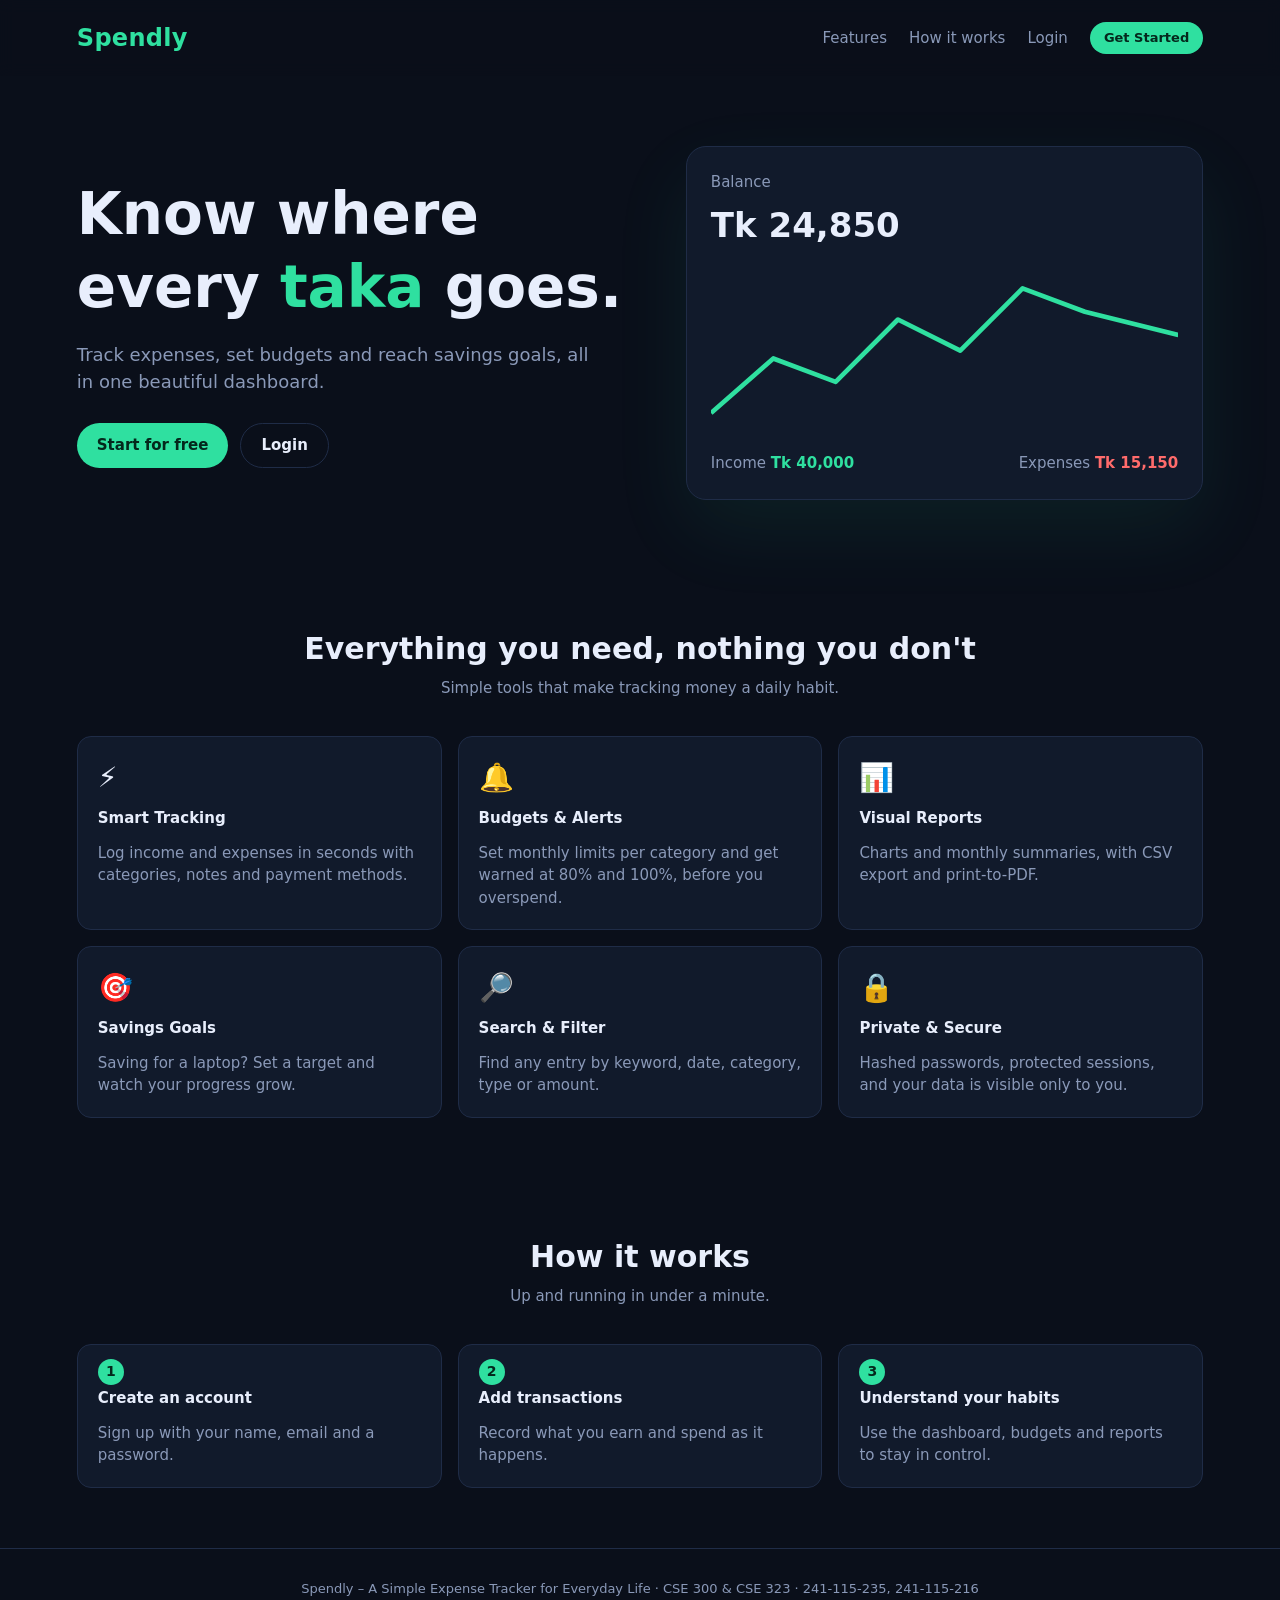
<file: index.html>
<!DOCTYPE html>
<html lang="en">
<head>
<meta charset="utf-8"><meta name="viewport" content="width=device-width,initial-scale=1">
<title>Spendly – Know where every taka goes</title>
<link rel="stylesheet" href="assets/css/style.css">
</head>
<body>
<header class="lnav">
  <a class="logo" href="index.html" style="margin:0;padding:0">Spendly</a>
  <nav class="links">
    <a href="#features">Features</a><a href="#how">How it works</a><a href="login.html">Login</a>
    <a class="btn sm" href="register.html">Get Started</a>
  </nav>
</header>

<section class="hero">
  <div>
    <h1>Know where every <span>taka</span> goes.</h1>
    <p>Track expenses, set budgets and reach savings goals, all in one beautiful dashboard.</p>
    <div class="cta"><a class="btn" href="register.html">Start for free</a><a class="btn ghost" href="login.html">Login</a></div>
  </div>
  <div class="mock" aria-hidden="true">
    <div class="muted">Balance</div><div class="big">Tk 24,850</div>
    <svg viewBox="0 0 300 110" style="width:100%"><polyline fill="none" stroke="#2fe0a0" stroke-width="3" stroke-linejoin="round" points="0,95 40,60 80,75 120,35 160,55 200,15 240,30 300,45"/></svg>
    <div class="between muted" style="margin-top:10px"><span>Income <b class="green">Tk 40,000</b></span><span>Expenses <b class="red">Tk 15,150</b></span></div>
  </div>
</section>

<section class="section" id="features">
  <h2>Everything you need, nothing you don't</h2>
  <p class="sub">Simple tools that make tracking money a daily habit.</p>
  <div class="grid c3">
    <div class="card feat"><div class="ico">⚡</div><h3>Smart Tracking</h3><p class="muted">Log income and expenses in seconds with categories, notes and payment methods.</p></div>
    <div class="card feat"><div class="ico">🔔</div><h3>Budgets &amp; Alerts</h3><p class="muted">Set monthly limits per category and get warned at 80% and 100%, before you overspend.</p></div>
    <div class="card feat"><div class="ico">📊</div><h3>Visual Reports</h3><p class="muted">Charts and monthly summaries, with CSV export and print-to-PDF.</p></div>
    <div class="card feat"><div class="ico">🎯</div><h3>Savings Goals</h3><p class="muted">Saving for a laptop? Set a target and watch your progress grow.</p></div>
    <div class="card feat"><div class="ico">🔎</div><h3>Search &amp; Filter</h3><p class="muted">Find any entry by keyword, date, category, type or amount.</p></div>
    <div class="card feat"><div class="ico">🔒</div><h3>Private &amp; Secure</h3><p class="muted">Hashed passwords, protected sessions, and your data is visible only to you.</p></div>
  </div>
</section>

<section class="section" id="how">
  <h2>How it works</h2><p class="sub">Up and running in under a minute.</p>
  <div class="grid c3 steps">
    <div class="card"><h3>Create an account</h3><p class="muted">Sign up with your name, email and a password.</p></div>
    <div class="card"><h3>Add transactions</h3><p class="muted">Record what you earn and spend as it happens.</p></div>
    <div class="card"><h3>Understand your habits</h3><p class="muted">Use the dashboard, budgets and reports to stay in control.</p></div>
  </div>
</section>
<footer>Spendly – A Simple Expense Tracker for Everyday Life · CSE 300 &amp; CSE 323 · 241-115-235, 241-115-216</footer>
</body>
</html>
</file>
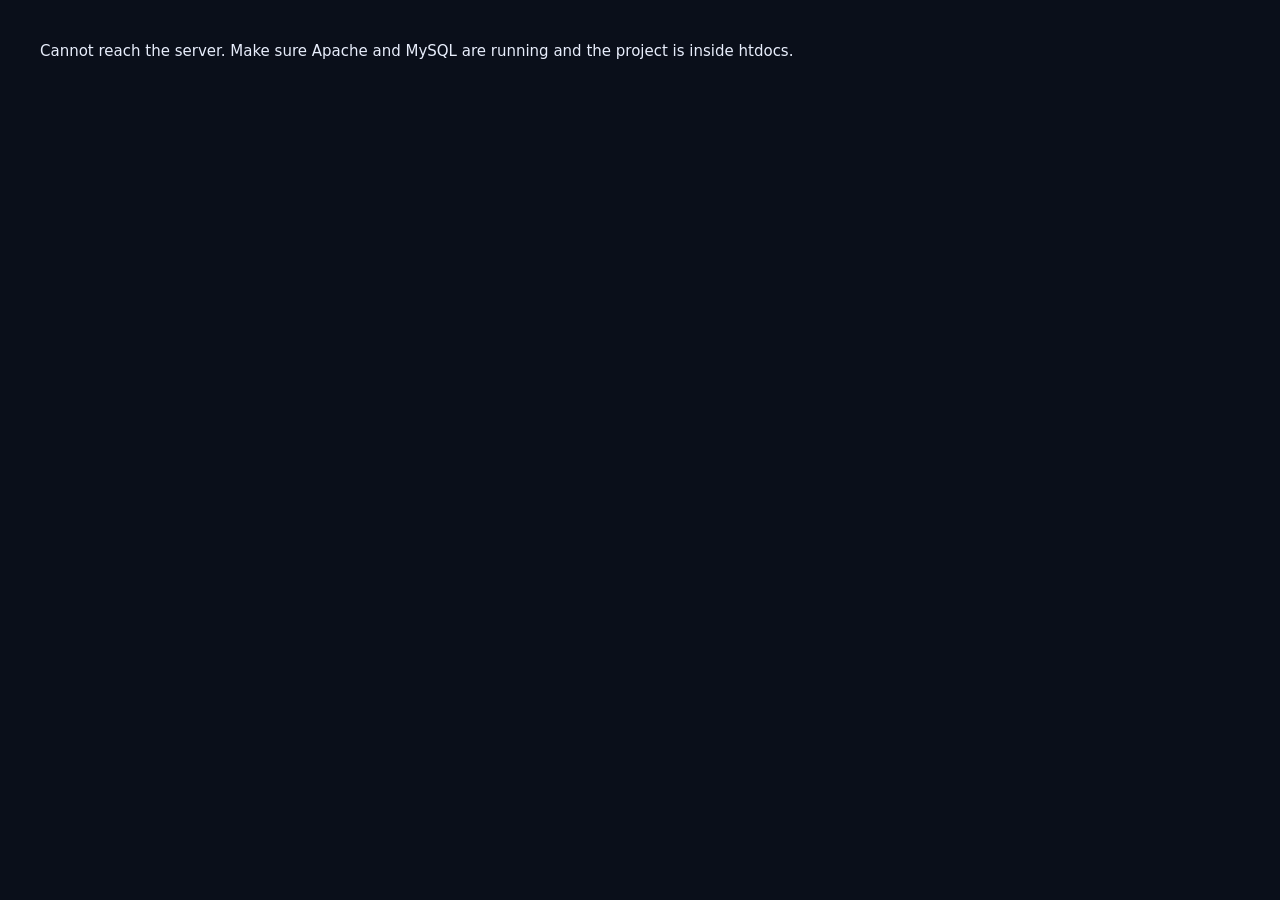
<file: admin.html>
<!DOCTYPE html>
<html lang="en">
<head>
<meta charset="utf-8"><meta name="viewport" content="width=device-width,initial-scale=1">
<title>Admin Panel – Spendly</title>
<link rel="stylesheet" href="assets/css/style.css">
</head>
<body data-page="admin" data-title="Admin Panel">
<div class="shell">
  <aside class="sidebar" id="sidebar"></aside>
  <div class="main">
    <div class="topbar" id="topbar"></div>
    <div class="content">
      <div class="grid c3" style="margin-bottom:16px">
        <div class="card stat"><div class="label">Total users</div><div class="value" id="aU">–</div></div>
        <div class="card stat"><div class="label">Active today</div><div class="value green" id="aA">–</div></div>
        <div class="card stat"><div class="label">Transactions (all users)</div><div class="value" id="aT">–</div></div>
      </div>
      <div class="card" style="margin-bottom:16px">
        <div class="between" style="margin-bottom:12px;gap:10px;flex-wrap:wrap"><h3 style="margin:0">Users</h3>
          <input id="aq" placeholder="Search name or email..." style="max-width:280px"></div>
        <div class="table-wrap"><table>
          <thead><tr><th>Name</th><th>Email</th><th>Role</th><th>Status</th><th>Last login</th><th>Action</th></tr></thead>
          <tbody id="uRows"></tbody></table></div>
      </div>
      <div class="card"><h3>Default categories</h3>
        <div class="row" style="margin-bottom:12px"><input id="dName" placeholder="New default category" maxlength="60">
          <select id="dType"><option value="expense">Expense</option><option value="income">Income</option></select></div>
        <button class="btn sm" id="dAdd" style="margin-bottom:14px">Add default category</button>
        <div id="dList"></div></div>
    </div>
  </div>
</div>
<script src="assets/js/common.js"></script>
<script src="assets/js/admin.js"></script>
</body>
</html>
</file>
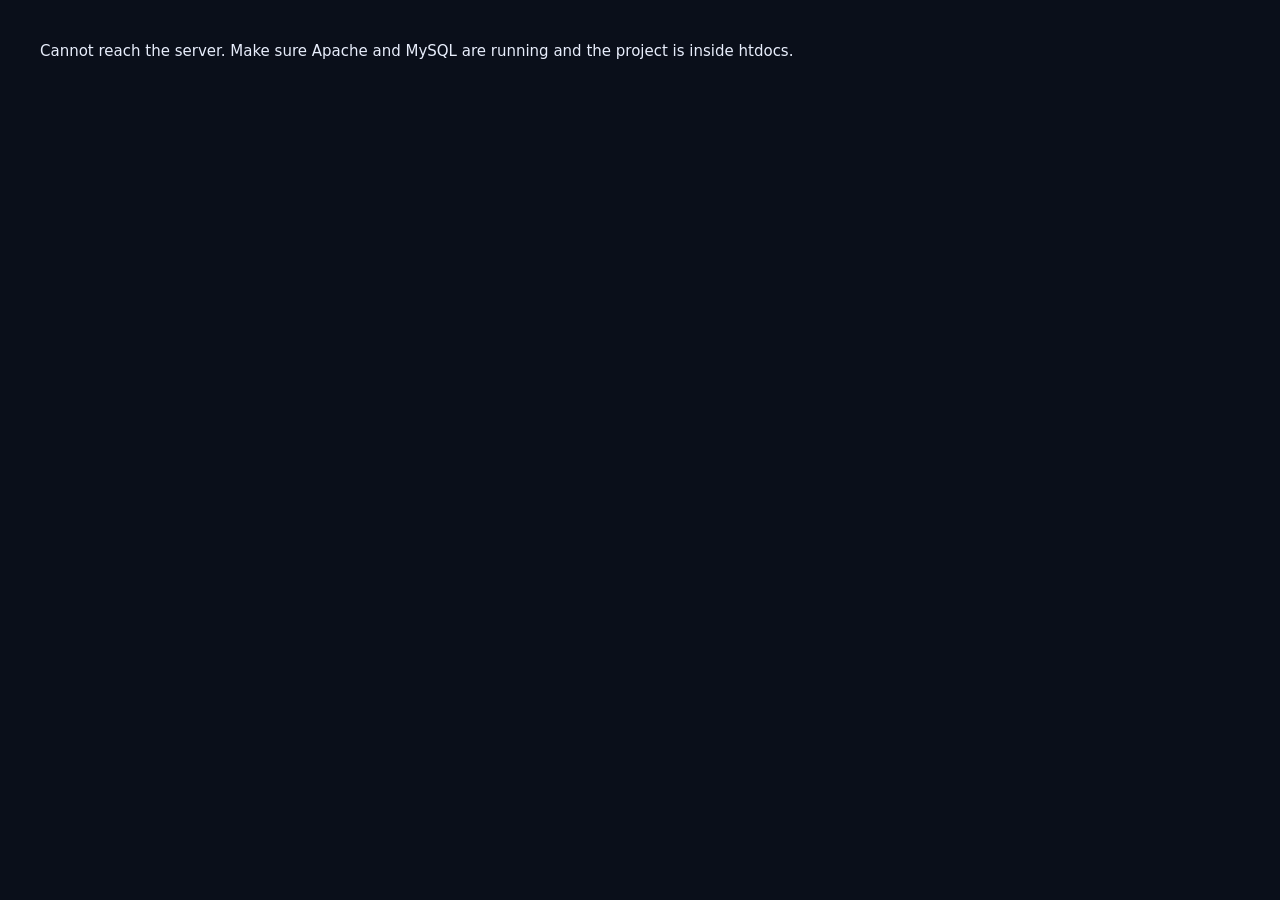
<file: budgets.html>
<!DOCTYPE html>
<html lang="en">
<head>
<meta charset="utf-8"><meta name="viewport" content="width=device-width,initial-scale=1">
<title>Budgets – Spendly</title>
<link rel="stylesheet" href="assets/css/style.css">
</head>
<body data-page="budgets" data-title="Budgets">
<div class="shell">
  <aside class="sidebar" id="sidebar"></aside>
  <div class="main">
    <div class="topbar" id="topbar"></div>
    <div class="content">
      <div class="between" style="margin-bottom:16px;gap:12px;flex-wrap:wrap">
        <div style="display:flex;gap:10px;align-items:center"><label for="bm" style="margin:0">Month</label><input id="bm" type="month" style="width:auto"></div>
        <button class="btn" id="addBudget">+ Add / Update Budget</button>
      </div>
      <div class="card"><div id="list"></div></div>
    </div>
  </div>
</div>
<script src="assets/js/common.js"></script>
<script src="assets/js/budgets.js"></script>
</body>
</html>
</file>
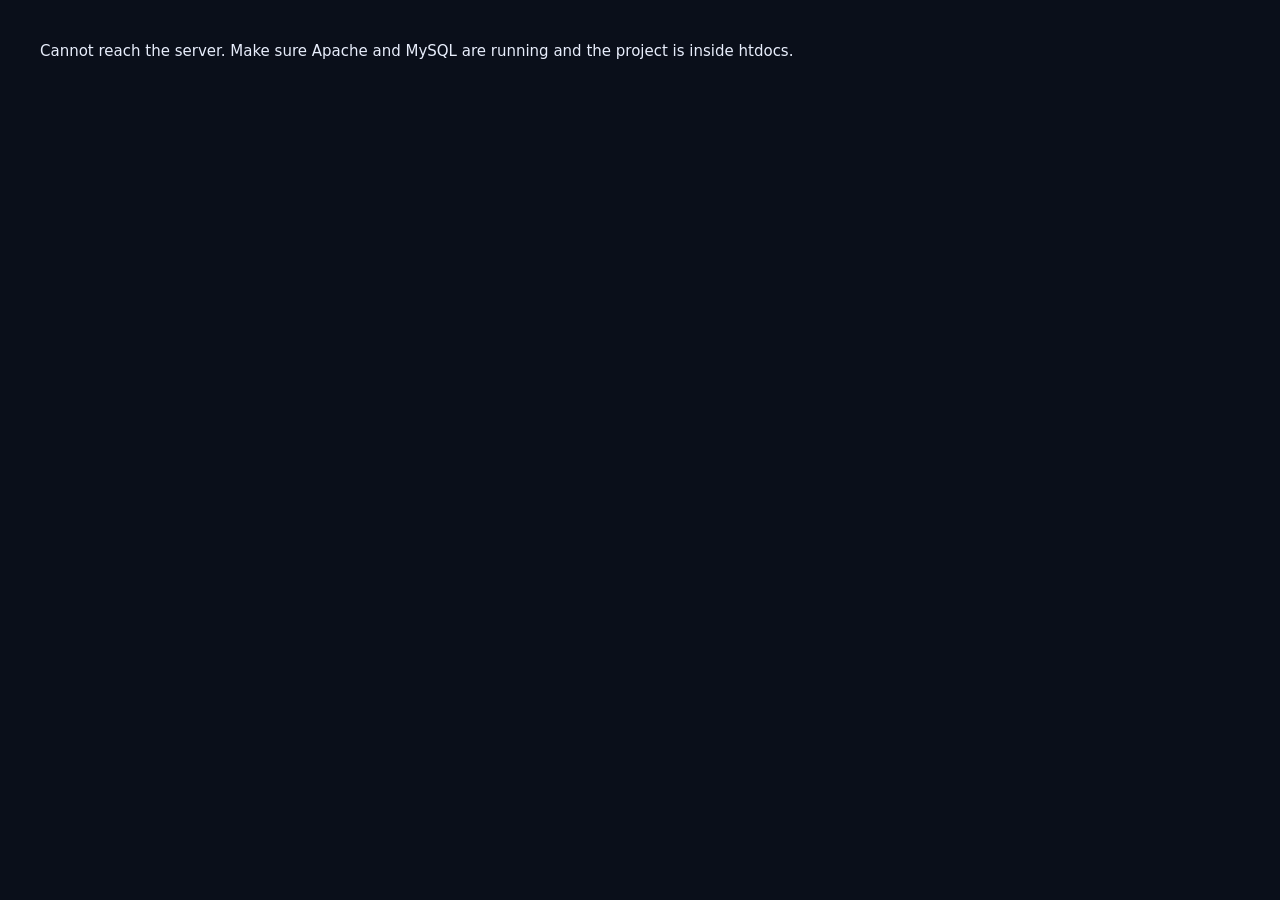
<file: dashboard.html>
<!DOCTYPE html>
<html lang="en">
<head>
<meta charset="utf-8"><meta name="viewport" content="width=device-width,initial-scale=1">
<title>Dashboard – Spendly</title>
<link rel="stylesheet" href="assets/css/style.css">
</head>
<body data-page="dashboard" data-title="Dashboard">
<div class="shell">
  <aside class="sidebar" id="sidebar"></aside>
  <div class="main">
    <div class="topbar" id="topbar"></div>
    <div class="content">
      <div id="alerts"></div>
      <div class="grid c4" style="margin-bottom:16px">
        <div class="card stat"><div class="label">Balance</div><div class="value" id="sBal">–</div></div>
        <div class="card stat"><div class="label">Income (this month)</div><div class="value green" id="sInc">–</div></div>
        <div class="card stat"><div class="label">Expenses (this month)</div><div class="value red" id="sExp">–</div></div>
        <div class="card stat"><div class="label">Savings Rate</div><div class="value yellow" id="sRate">–</div></div>
      </div>
      <div class="grid c2" style="margin-bottom:16px">
        <div class="card"><h3>Spending trend <span class="muted" style="font-weight:400">(last 30 days)</span></h3><div class="chart" id="trend"></div></div>
        <div class="card"><h3>By category <span class="muted" style="font-weight:400">(this month)</span></h3><div class="chart" id="cats"></div></div>
      </div>
      <div class="card"><div class="between"><h3>Recent transactions</h3><a href="transactions.html" style="font-size:13px">View all</a></div><div id="recent"></div></div>
    </div>
  </div>
</div>
<script src="assets/js/common.js"></script>
<script src="assets/js/charts.js"></script>
<script src="assets/js/dashboard.js"></script>
</body>
</html>
</file>
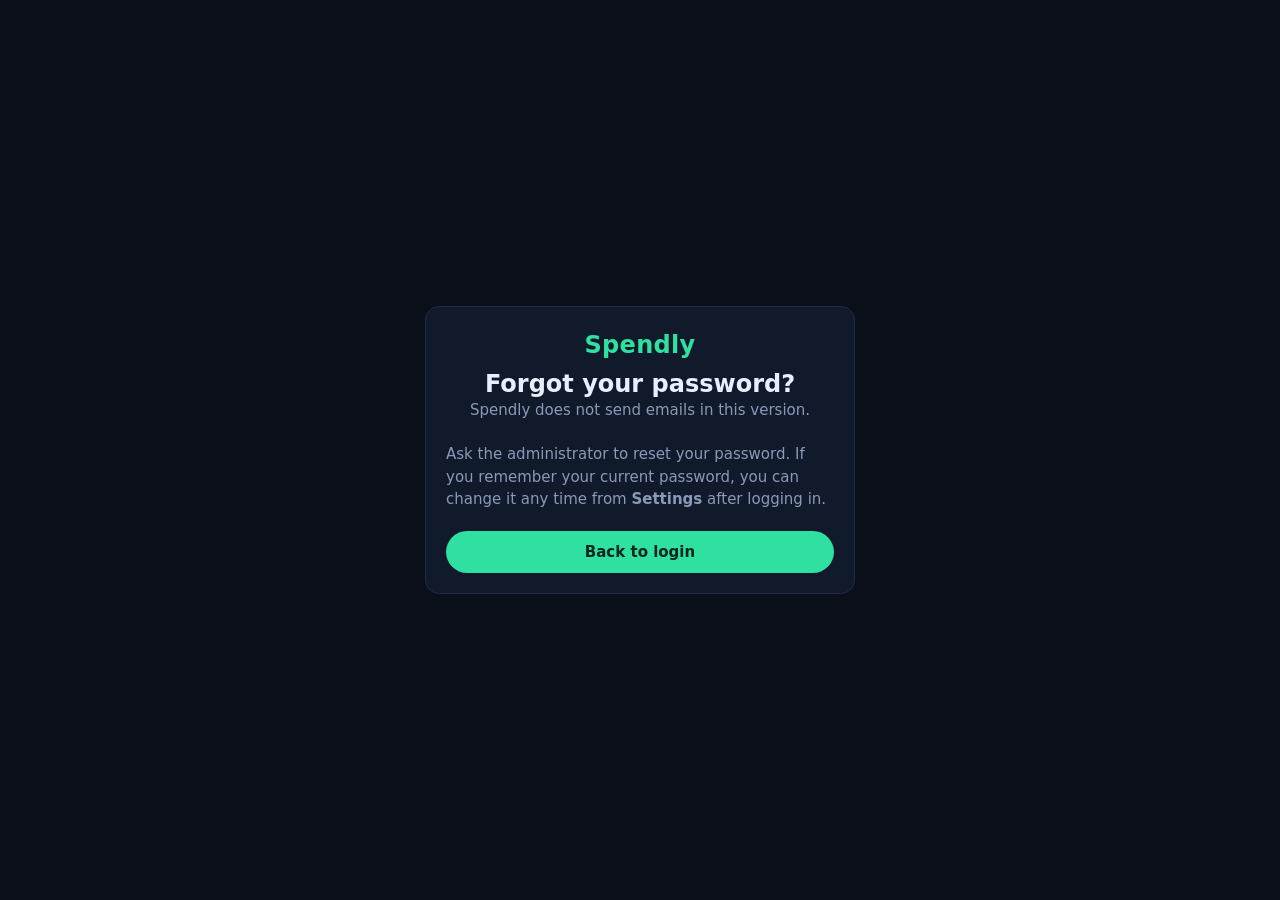
<file: forgot.html>
<!DOCTYPE html>
<html lang="en">
<head>
<meta charset="utf-8"><meta name="viewport" content="width=device-width,initial-scale=1">
<title>Forgot password – Spendly</title>
<link rel="stylesheet" href="assets/css/style.css">
</head>
<body>
<div class="auth"><div class="card box">
  <a class="logo" href="index.html">Spendly</a>
  <h1>Forgot your password?</h1>
  <p class="sub">Spendly does not send emails in this version.</p>
  <p class="muted" style="margin-bottom:20px">Ask the administrator to reset your password. If you remember your current password, you can change it any time from <b>Settings</b> after logging in.</p>
  <a class="btn block" href="login.html">Back to login</a>
</div></div>
</body>
</html>
</file>
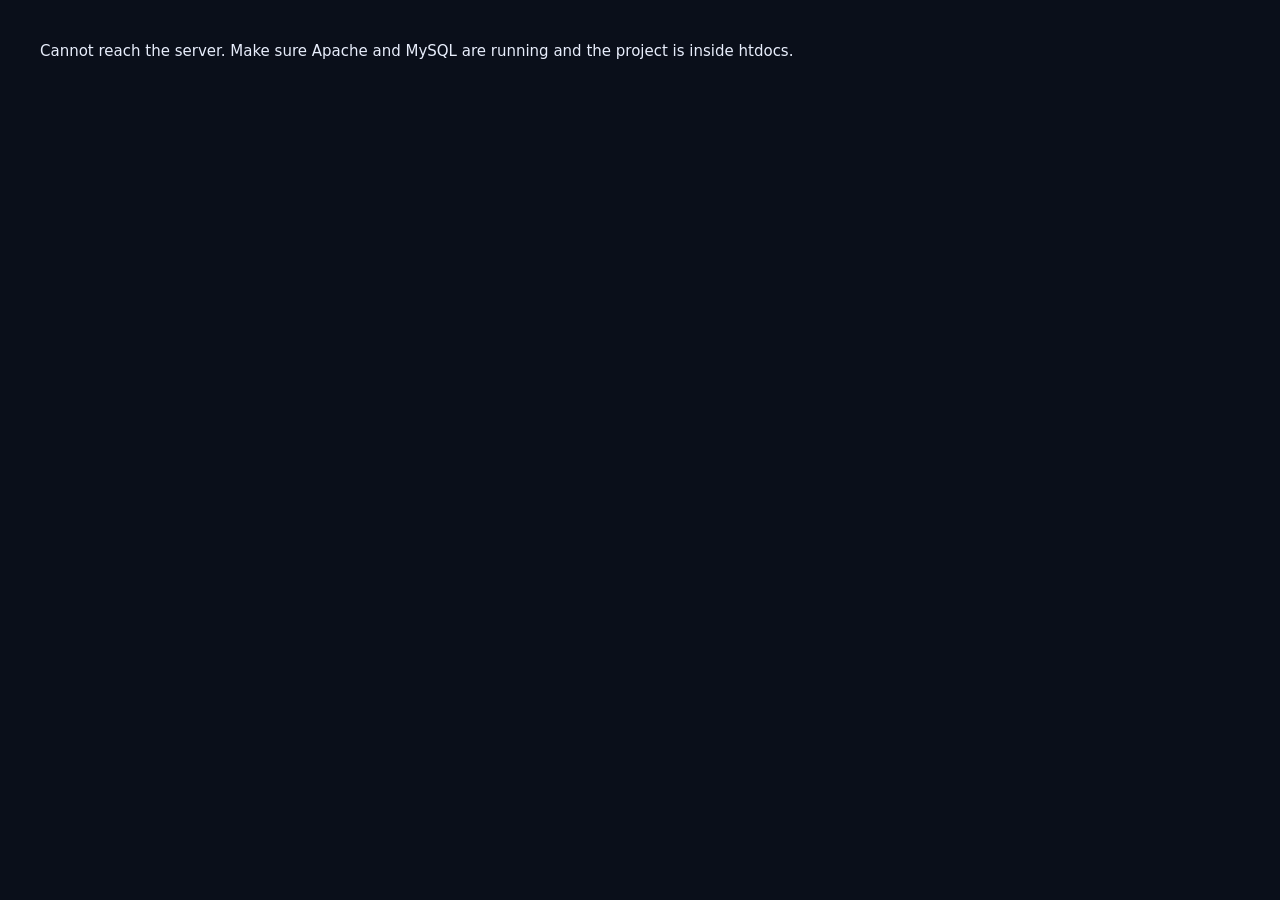
<file: goals.html>
<!DOCTYPE html>
<html lang="en">
<head>
<meta charset="utf-8"><meta name="viewport" content="width=device-width,initial-scale=1">
<title>Savings Goals – Spendly</title>
<link rel="stylesheet" href="assets/css/style.css">
</head>
<body data-page="goals" data-title="Savings Goals">
<div class="shell">
  <aside class="sidebar" id="sidebar"></aside>
  <div class="main">
    <div class="topbar" id="topbar"></div>
    <div class="content">
      <div class="between" style="margin-bottom:16px"><span class="muted">Set a target and add money toward it as you save.</span><button class="btn" id="addGoal">+ New Goal</button></div>
      <div class="grid c2" style="grid-template-columns:repeat(auto-fill,minmax(300px,1fr))" id="list"></div>
    </div>
  </div>
</div>
<script src="assets/js/common.js"></script>
<script src="assets/js/goals.js"></script>
</body>
</html>
</file>
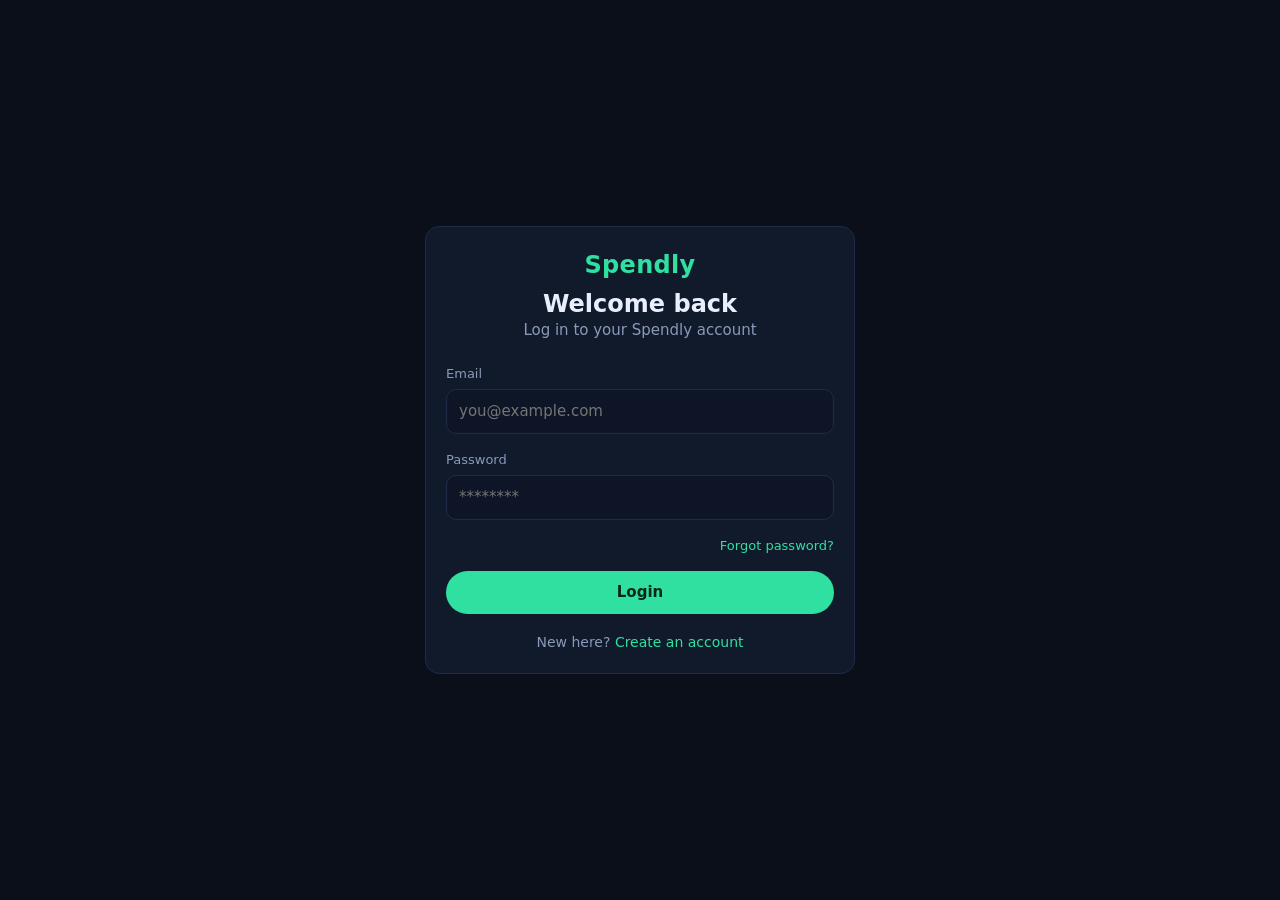
<file: login.html>
<!DOCTYPE html>
<html lang="en">
<head>
<meta charset="utf-8"><meta name="viewport" content="width=device-width,initial-scale=1">
<title>Login – Spendly</title>
<link rel="stylesheet" href="assets/css/style.css">
</head>
<body>
<div class="auth"><div class="card box">
  <a class="logo" href="index.html">Spendly</a>
  <h1>Welcome back</h1><p class="sub">Log in to your Spendly account</p>
  <div id="msg"></div>
  <form id="f" novalidate>
    <div class="field"><label for="email">Email</label><input id="email" type="email" placeholder="you@example.com" autocomplete="email" required></div>
    <div class="field"><label for="pw">Password</label><input id="pw" type="password" placeholder="********" autocomplete="current-password" required></div>
    <div class="between" style="margin-bottom:16px"><span></span><a href="forgot.html" style="font-size:13px">Forgot password?</a></div>
    <button class="btn block" id="go" type="submit">Login</button>
  </form>
  <p class="alt">New here? <a href="register.html">Create an account</a></p>
</div></div>
<script src="assets/js/common.js"></script>
<script>
(async () => {
  const u = await initPublic();
  if (u) { location.href = u.role === 'admin' ? 'admin.html' : 'dashboard.html'; return; }
  $('#f').addEventListener('submit', async e => {
    e.preventDefault();
    const email = $('#email').value.trim(), pw = $('#pw').value;
    const show = m => $('#msg').innerHTML = `<div class="form-alert">${esc(m)}</div>`;
    if (!/^\S+@\S+\.\S+$/.test(email)) return show('Please enter a valid email address.');
    if (!pw) return show('Please enter your password.');
    $('#go').disabled = true;
    try {
      const r = await api('auth.php?action=login', { method: 'POST', body: { email, password: pw } });
      location.href = r.role === 'admin' ? 'admin.html' : 'dashboard.html';
    } catch (err) { show(err.message); $('#go').disabled = false; }
  });
})();
</script>
</body>
</html>
</file>
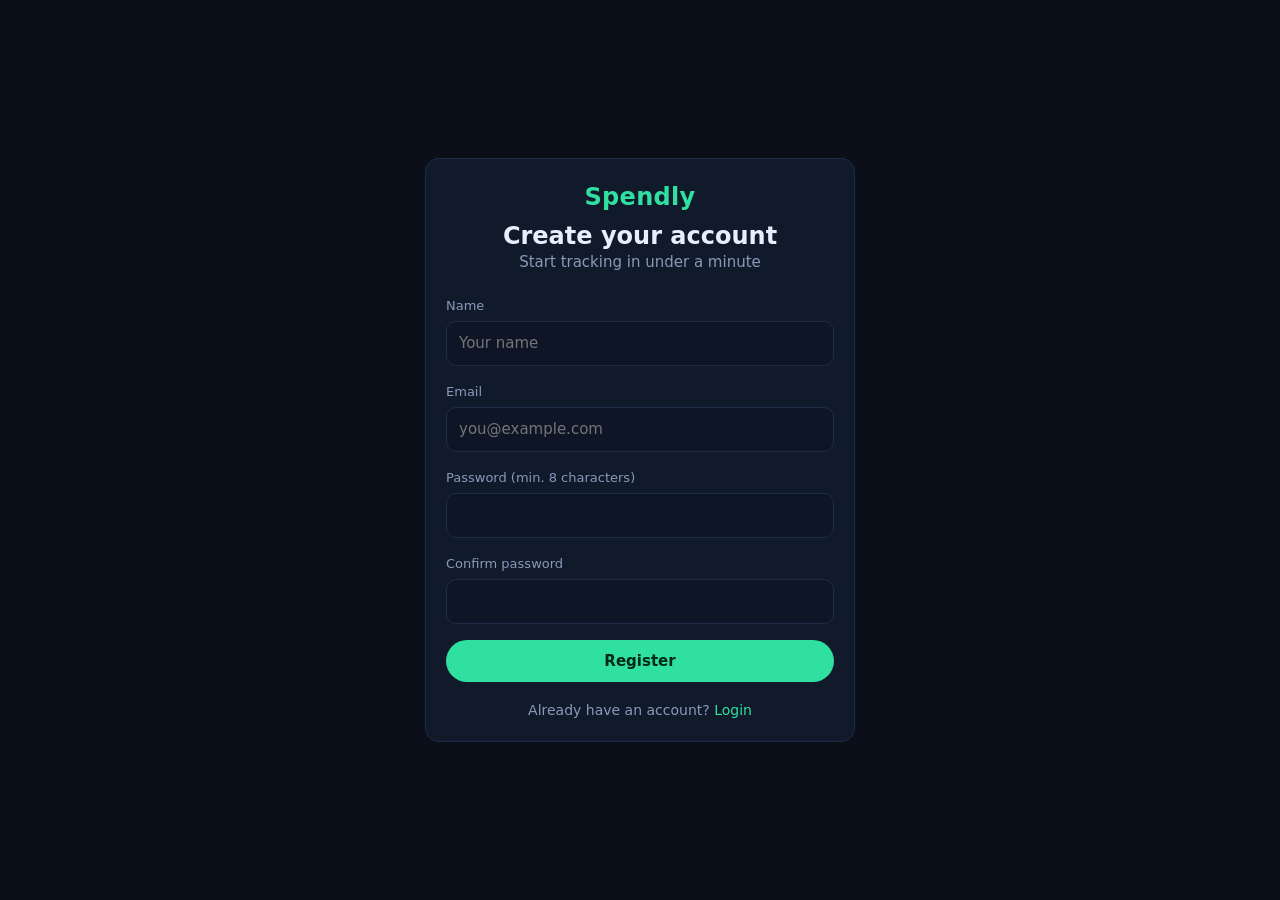
<file: register.html>
<!DOCTYPE html>
<html lang="en">
<head>
<meta charset="utf-8"><meta name="viewport" content="width=device-width,initial-scale=1">
<title>Register – Spendly</title>
<link rel="stylesheet" href="assets/css/style.css">
</head>
<body>
<div class="auth"><div class="card box">
  <a class="logo" href="index.html">Spendly</a>
  <h1>Create your account</h1><p class="sub">Start tracking in under a minute</p>
  <div id="msg"></div>
  <form id="f" novalidate>
    <div class="field"><label for="name">Name</label><input id="name" type="text" placeholder="Your name" autocomplete="name" maxlength="100" required></div>
    <div class="field"><label for="email">Email</label><input id="email" type="email" placeholder="you@example.com" autocomplete="email" required></div>
    <div class="field"><label for="pw">Password <span class="muted">(min. 8 characters)</span></label><input id="pw" type="password" autocomplete="new-password" required></div>
    <div class="field"><label for="pw2">Confirm password</label><input id="pw2" type="password" autocomplete="new-password" required></div>
    <button class="btn block" id="go" type="submit">Register</button>
  </form>
  <p class="alt">Already have an account? <a href="login.html">Login</a></p>
</div></div>
<script src="assets/js/common.js"></script>
<script>
(async () => {
  const u = await initPublic();
  if (u) { location.href = 'dashboard.html'; return; }
  $('#f').addEventListener('submit', async e => {
    e.preventDefault();
    const body = { name: $('#name').value.trim(), email: $('#email').value.trim(), password: $('#pw').value, confirm: $('#pw2').value };
    const show = m => $('#msg').innerHTML = `<div class="form-alert">${esc(m)}</div>`;
    if (body.name.length < 2) return show('Please enter your name.');
    if (!/^\S+@\S+\.\S+$/.test(body.email)) return show('Please enter a valid email address.');
    if (body.password.length < 8) return show('Password must be at least 8 characters.');
    if (body.password !== body.confirm) return show('Passwords do not match.');
    $('#go').disabled = true;
    try { await api('auth.php?action=register', { method: 'POST', body }); location.href = 'dashboard.html'; }
    catch (err) { show(err.message); $('#go').disabled = false; }
  });
})();
</script>
</body>
</html>
</file>
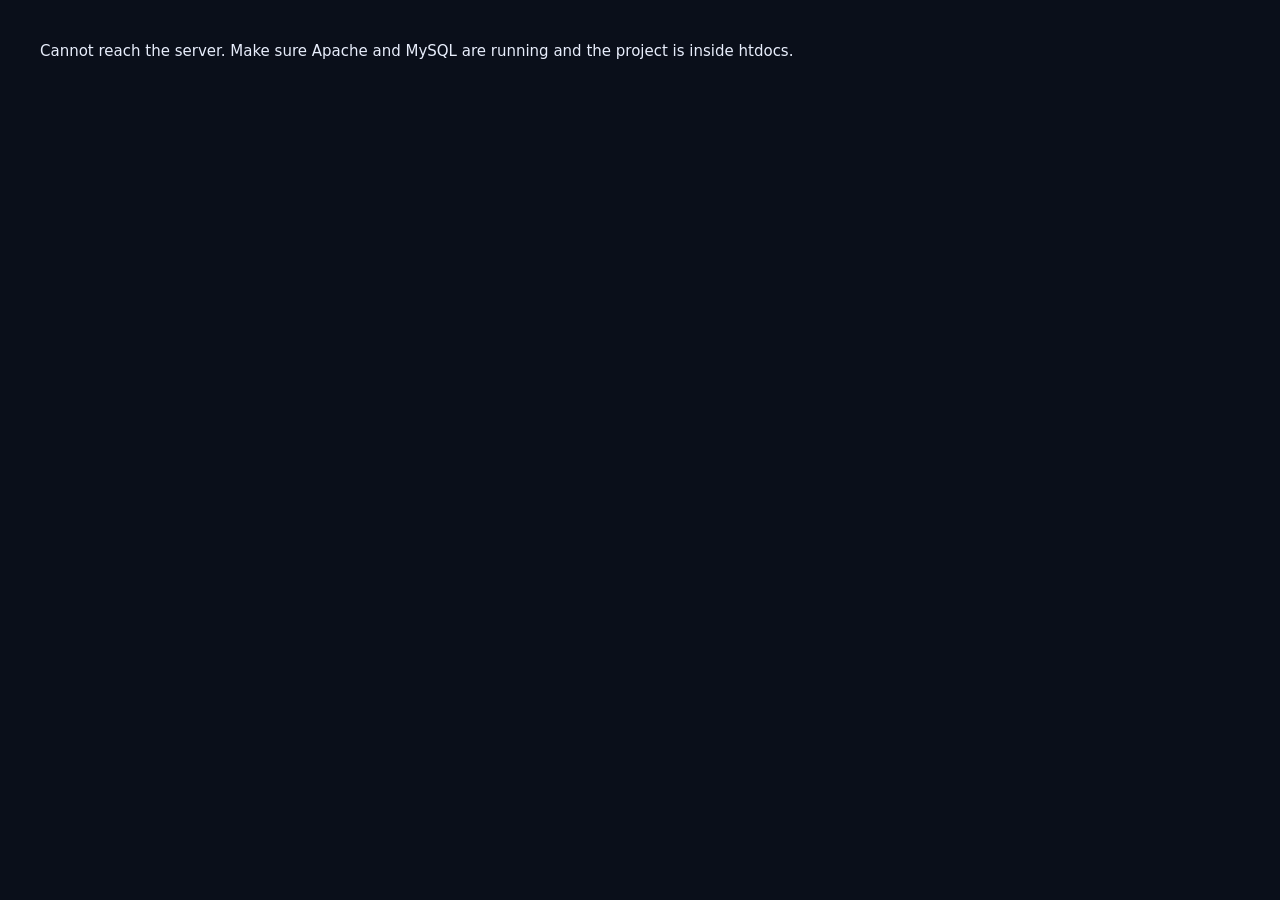
<file: reports.html>
<!DOCTYPE html>
<html lang="en">
<head>
<meta charset="utf-8"><meta name="viewport" content="width=device-width,initial-scale=1">
<title>Reports – Spendly</title>
<link rel="stylesheet" href="assets/css/style.css">
</head>
<body data-page="reports" data-title="Reports">
<div class="shell">
  <aside class="sidebar" id="sidebar"></aside>
  <div class="main">
    <div class="topbar" id="topbar"></div>
    <div class="content">
      <div class="card no-print" style="margin-bottom:16px">
        <div style="display:flex;gap:12px;align-items:end;flex-wrap:wrap">
          <div><label for="rm">Month</label><input id="rm" type="month" style="width:auto"></div>
          <button class="btn" id="gen">Generate</button>
          <span style="flex:1"></span>
          <button class="btn ghost" id="csv">Export CSV</button>
          <button class="btn ghost" id="pdf">Export PDF</button>
        </div>
      </div>
      <div class="grid c2">
        <div class="card"><h3>Income vs Expense <span class="muted" style="font-weight:400">(last 6 months)</span></h3><div class="chart" id="bars"></div></div>
        <div class="card"><h3>Summary – <span id="rLabel"></span></h3>
          <div id="sum"></div>
          <h3 style="margin-top:20px">Spending by category</h3><div class="chart" id="cats"></div>
        </div>
      </div>
    </div>
  </div>
</div>
<script src="assets/js/common.js"></script>
<script src="assets/js/charts.js"></script>
<script src="assets/js/reports.js"></script>
</body>
</html>
</file>
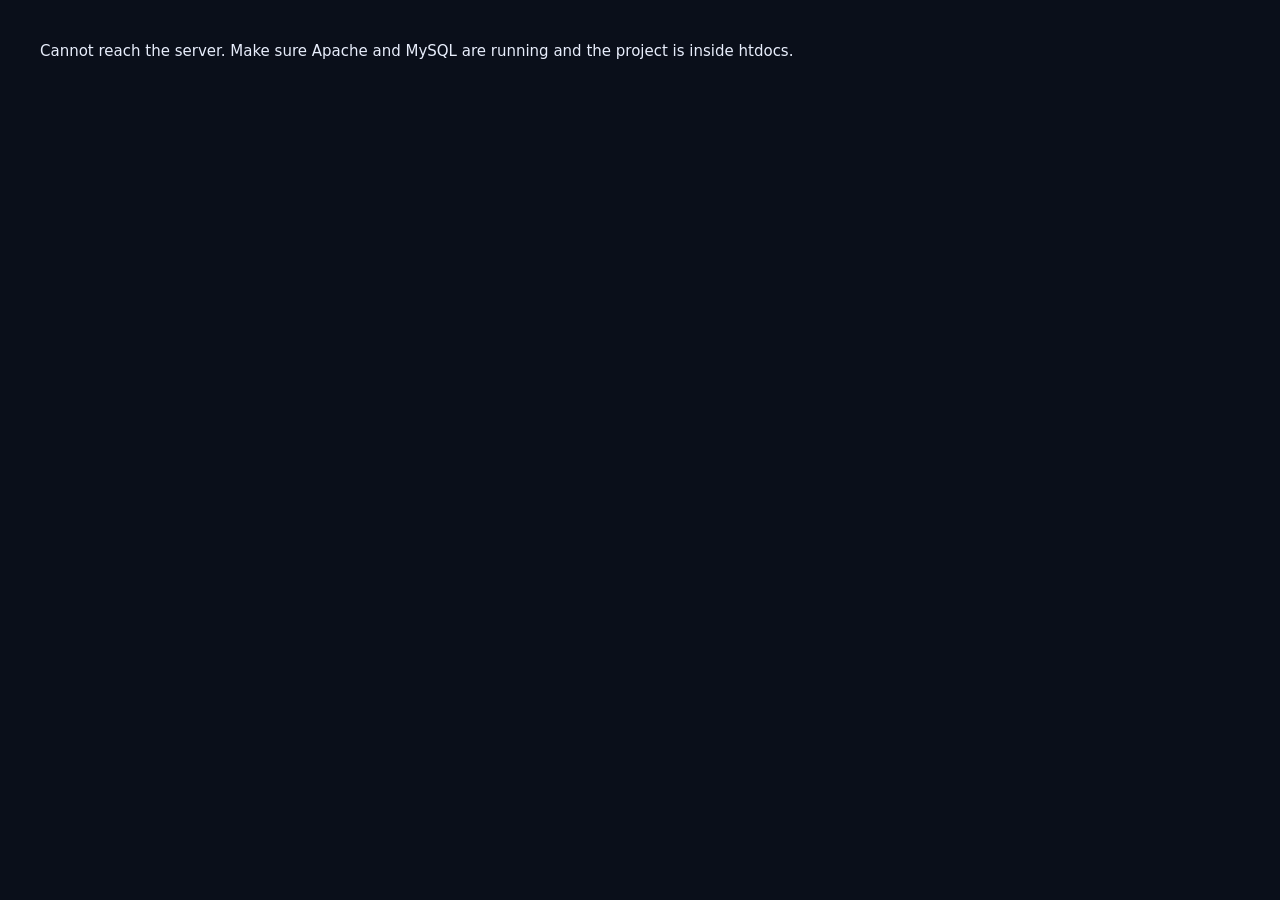
<file: settings.html>
<!DOCTYPE html>
<html lang="en">
<head>
<meta charset="utf-8"><meta name="viewport" content="width=device-width,initial-scale=1">
<title>Settings – Spendly</title>
<link rel="stylesheet" href="assets/css/style.css">
</head>
<body data-page="settings" data-title="Settings">
<div class="shell">
  <aside class="sidebar" id="sidebar"></aside>
  <div class="main">
    <div class="topbar" id="topbar"></div>
    <div class="content">
      <div class="grid c2" style="grid-template-columns:repeat(auto-fit,minmax(300px,1fr))">
        <div class="card"><h3>Profile</h3><div id="pMsg"></div>
          <div class="field"><label for="pName">Name</label><input id="pName" maxlength="100"></div>
          <div class="field"><label for="pEmail">Email</label><input id="pEmail" type="email"></div>
          <button class="btn" id="pSave">Save profile</button></div>
        <div class="card"><h3>Change password</h3><div id="wMsg"></div>
          <div class="field"><label for="wCur">Current password</label><input id="wCur" type="password" autocomplete="current-password"></div>
          <div class="field"><label for="wNew">New password <span class="muted">(min. 8)</span></label><input id="wNew" type="password" autocomplete="new-password"></div>
          <div class="field"><label for="wNew2">Confirm new password</label><input id="wNew2" type="password" autocomplete="new-password"></div>
          <button class="btn" id="wSave">Update password</button></div>
        <div class="card"><h3>My categories</h3>
          <p class="muted" style="margin-bottom:12px">Defaults are managed by the admin. Add your own below.</p>
          <div class="row" style="margin-bottom:12px"><input id="cName" placeholder="New category name" maxlength="60">
            <select id="cType"><option value="expense">Expense</option><option value="income">Income</option></select></div>
          <button class="btn sm" id="cAdd" style="margin-bottom:14px">Add category</button>
          <div id="cList"></div></div>
      </div>
    </div>
  </div>
</div>
<script src="assets/js/common.js"></script>
<script src="assets/js/settings.js"></script>
</body>
</html>
</file>
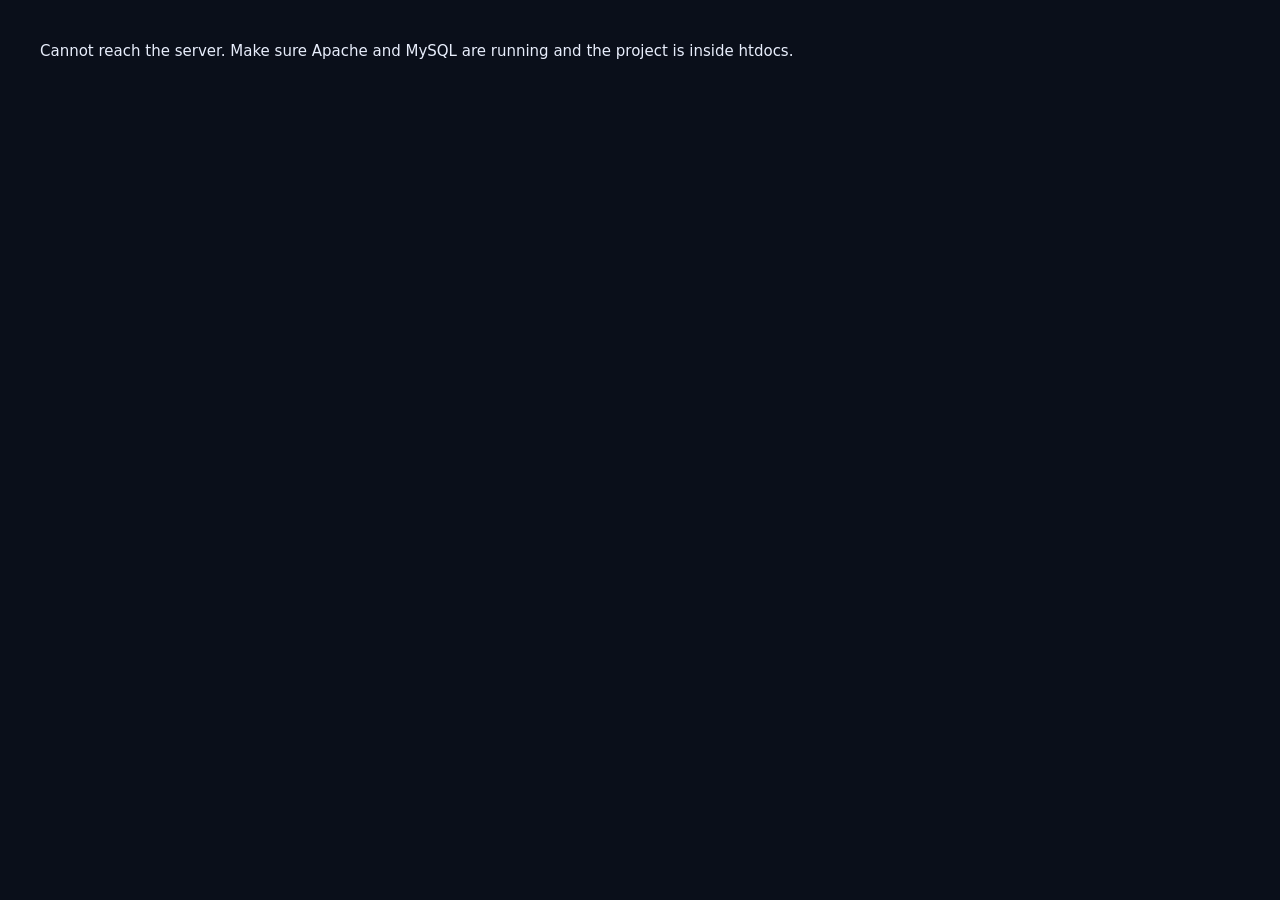
<file: transactions.html>
<!DOCTYPE html>
<html lang="en">
<head>
<meta charset="utf-8"><meta name="viewport" content="width=device-width,initial-scale=1">
<title>Transactions – Spendly</title>
<link rel="stylesheet" href="assets/css/style.css">
</head>
<body data-page="transactions" data-title="Transactions">
<div class="shell">
  <aside class="sidebar" id="sidebar"></aside>
  <div class="main">
    <div class="topbar" id="topbar"></div>
    <div class="content">
      <div class="card" style="margin-bottom:16px">
        <div class="filters">
          <div><label for="fq">Search</label><input id="fq" placeholder="Search notes or category..."></div>
          <div><label for="fcat">Category</label><select id="fcat"></select></div>
          <div><label for="ftype">Type</label><select id="ftype"><option value="">All</option><option value="expense">Expense</option><option value="income">Income</option></select></div>
          <div><label for="ffrom">From</label><input id="ffrom" type="date"></div>
          <div><label for="fto">To</label><input id="fto" type="date"></div>
          <button class="btn" id="fapply">Apply</button>
        </div>
        <div class="filters more">
          <div><label for="fmin">Min amount</label><input id="fmin" type="number" min="0" step="0.01"></div>
          <div><label for="fmax">Max amount</label><input id="fmax" type="number" min="0" step="0.01"></div>
          <div><button class="btn ghost sm" id="freset" style="margin-top:20px">Reset filters</button></div>
        </div>
      </div>
      <div class="card">
        <div class="table-wrap"><table>
          <thead><tr>
            <th class="sortable" data-sort="date">Date</th><th>Description</th>
            <th class="sortable" data-sort="category">Category</th>
            <th class="sortable num" data-sort="amount">Amount</th><th>Actions</th>
          </tr></thead>
          <tbody id="rows"></tbody>
        </table></div>
        <div class="pager"><span id="count"></span><div class="pg" id="pg"></div></div>
      </div>
    </div>
  </div>
</div>
<script src="assets/js/common.js"></script>
<script src="assets/js/transactions.js"></script>
</body>
</html>
</file>
<file: assets/css/style.css>
:root {
  --bg: #0a0f1a;
  --panel: #111a2b;
  --panel2: #16213a;
  --line: #1f2c47;
  --text: #e8eefc;
  --muted: #8a99b8;
  --green: #2fe0a0;
  --green-d: #1fb784;
  --red: #ff6b6b;
  --yellow: #ffc233;
  --blue: #5aa9ff;
  --radius: 14px;
  --font: "Segoe UI", system-ui, -apple-system, Roboto, Helvetica, Arial, sans-serif;
}

* {
  box-sizing: border-box;
  margin: 0;
  padding: 0
}

html {
  scroll-behavior: smooth
}

body {
  background: var(--bg);
  color: var(--text);
  font-family: var(--font);
  font-size: 15px;
  line-height: 1.5;
  min-height: 100vh
}

a {
  color: var(--green);
  text-decoration: none
}

h1,
h2,
h3 {
  line-height: 1.25
}

button,
input,
select,
textarea {
  font: inherit;
  color: inherit
}

.hidden {
  display: none !important
}

.muted {
  color: var(--muted)
}

.green {
  color: var(--green)
}

.red {
  color: var(--red)
}

.yellow {
  color: var(--yellow)
}

/* ---------- buttons & forms ---------- */
.btn {
  display: inline-flex;
  align-items: center;
  justify-content: center;
  gap: 6px;
  border: 0;
  cursor: pointer;
  border-radius: 999px;
  padding: 10px 20px;
  font-weight: 600;
  background: var(--green);
  color: #04281c;
  transition: .15s;
  white-space: nowrap
}

.btn:hover {
  background: var(--green-d)
}

.btn:disabled {
  opacity: .6;
  cursor: not-allowed
}

.btn.ghost {
  background: transparent;
  color: var(--text);
  border: 1px solid var(--line)
}

.btn.ghost:hover {
  background: var(--panel2)
}

.btn.danger {
  background: transparent;
  color: var(--red);
  border: 1px solid rgba(255, 107, 107, .4)
}

.btn.danger:hover {
  background: rgba(255, 107, 107, .1)
}

.btn.sm {
  padding: 6px 14px;
  font-size: 13px
}

.btn.block {
  width: 100%
}

label {
  display: block;
  font-size: 13px;
  color: var(--muted);
  margin-bottom: 6px
}

input,
select,
textarea {
  width: 100%;
  background: #0d1526;
  border: 1px solid var(--line);
  border-radius: 10px;
  padding: 10px 12px;
  outline: none;
  transition: .15s
}

input:focus,
select:focus,
textarea:focus {
  border-color: var(--green);
  box-shadow: 0 0 0 3px rgba(47, 224, 160, .15)
}

select option {
  background: #0d1526
}

input[type=checkbox] {
  width: auto;
  accent-color: var(--green)
}

input[type=date] {
  color-scheme: dark
}

.field {
  margin-bottom: 16px
}

.row {
  display: grid;
  grid-template-columns: 1fr 1fr;
  gap: 14px
}

.err {
  color: var(--red);
  font-size: 13px;
  margin-top: 6px;
  min-height: 18px
}

.form-alert {
  background: rgba(255, 107, 107, .1);
  border: 1px solid rgba(255, 107, 107, .35);
  color: var(--red);
  padding: 10px 14px;
  border-radius: 10px;
  margin-bottom: 14px;
  font-size: 14px
}

.form-ok {
  background: rgba(47, 224, 160, .1);
  border: 1px solid rgba(47, 224, 160, .35);
  color: var(--green);
  padding: 10px 14px;
  border-radius: 10px;
  margin-bottom: 14px;
  font-size: 14px
}

.check {
  display: flex;
  align-items: center;
  gap: 8px;
  color: var(--text);
  font-size: 14px;
  cursor: pointer
}

.check input {
  margin: 0
}

/* ---------- cards ---------- */
.card {
  background: var(--panel);
  border: 1px solid var(--line);
  border-radius: var(--radius);
  padding: 20px
}

.card h3 {
  font-size: 15px;
  margin-bottom: 14px
}

.grid {
  display: grid;
  gap: 16px
}

.grid.c4 {
  grid-template-columns: repeat(4, 1fr)
}

.grid.c2 {
  grid-template-columns: 1.4fr 1fr
}

.grid.c3 {
  grid-template-columns: repeat(3, 1fr)
}

.stat .label {
  color: var(--muted);
  font-size: 13px
}

.stat .value {
  font-size: 26px;
  font-weight: 700;
  margin-top: 4px
}

/* ---------- app shell ---------- */
.shell {
  display: flex;
  min-height: 100vh
}

.sidebar {
  width: 230px;
  background: #0d1424;
  border-right: 1px solid var(--line);
  padding: 24px 16px;
  display: flex;
  flex-direction: column;
  position: sticky;
  top: 0;
  height: 100vh;
  flex-shrink: 0
}

.logo {
  font-size: 24px;
  font-weight: 800;
  color: var(--green);
  margin-bottom: 28px;
  padding-left: 10px;
  letter-spacing: .3px
}

.nav {
  display: flex;
  flex-direction: column;
  gap: 4px;
  flex: 1
}

.nav a {
  padding: 11px 14px;
  border-radius: 10px;
  color: var(--muted);
  font-weight: 500
}

.nav a:hover {
  background: var(--panel);
  color: var(--text)
}

.nav a.active {
  background: var(--panel2);
  color: var(--green)
}

.sidebar .who {
  font-size: 13px;
  color: var(--muted);
  padding: 0 10px 10px;
  word-break: break-word
}

.sidebar .logout {
  padding: 11px 14px;
  color: var(--muted);
  background: none;
  border: 0;
  text-align: left;
  cursor: pointer;
  border-radius: 10px
}

.sidebar .logout:hover {
  color: var(--red);
  background: var(--panel)
}

.main {
  flex: 1;
  min-width: 0
}

.topbar {
  display: flex;
  align-items: center;
  justify-content: space-between;
  gap: 12px;
  padding: 22px 28px 8px
}

.topbar h1 {
  font-size: 24px
}

.burger {
  display: none;
  background: none;
  border: 1px solid var(--line);
  border-radius: 10px;
  padding: 8px 12px;
  cursor: pointer;
  font-size: 18px
}

.content {
  padding: 16px 28px 40px
}

.scrim {
  display: none
}

/* ---------- table ---------- */
.table-wrap {
  overflow-x: auto
}

table {
  width: 100%;
  border-collapse: collapse
}

th {
  font-size: 12px;
  text-transform: uppercase;
  letter-spacing: .5px;
  color: var(--muted);
  text-align: left;
  padding: 10px 12px;
  border-bottom: 1px solid var(--line);
  white-space: nowrap
}

th.sortable {
  cursor: pointer;
  user-select: none
}

th.sortable:hover {
  color: var(--text)
}

td {
  padding: 12px;
  border-bottom: 1px solid var(--line);
  vertical-align: middle
}

tr:last-child td {
  border-bottom: 0
}

td.num,
th.num {
  text-align: right
}

.amt-in {
  color: var(--green);
  font-weight: 600
}

.amt-out {
  color: var(--red);
  font-weight: 600
}

.link-btn {
  background: none;
  border: 0;
  color: var(--blue);
  cursor: pointer;
  padding: 0 4px
}

.link-btn.del {
  color: var(--red)
}

.badge {
  display: inline-block;
  padding: 2px 10px;
  border-radius: 999px;
  font-size: 12px;
  background: var(--panel2);
  color: var(--muted)
}

.badge.ok {
  background: rgba(47, 224, 160, .15);
  color: var(--green)
}

.badge.off {
  background: rgba(255, 107, 107, .15);
  color: var(--red)
}

.empty {
  text-align: center;
  color: var(--muted);
  padding: 30px 10px
}

/* filters */
.filters {
  display: grid;
  grid-template-columns: 2fr 1fr 1fr 1fr 1fr auto;
  gap: 10px;
  align-items: end
}

.filters.more {
  grid-template-columns: repeat(4, 1fr);
  margin-top: 10px
}

.filters label {
  margin-bottom: 4px;
  font-size: 12px
}

.pager {
  display: flex;
  justify-content: space-between;
  align-items: center;
  margin-top: 14px;
  color: var(--muted);
  font-size: 14px;
  flex-wrap: wrap;
  gap: 8px
}

.pager .pg {
  display: flex;
  gap: 6px
}

.pager button {
  min-width: 36px
}

/* ---------- progress ---------- */
.bar {
  height: 10px;
  border-radius: 999px;
  background: #0d1526;
  overflow: hidden
}

.bar>i {
  display: block;
  height: 100%;
  border-radius: 999px;
  background: var(--green);
  transition: width .4s
}

.bar.warn>i {
  background: var(--yellow)
}

.bar.over>i {
  background: var(--red)
}

.item {
  padding: 14px 0;
  border-bottom: 1px solid var(--line)
}

.item:last-child {
  border-bottom: 0
}

.item .top {
  display: flex;
  justify-content: space-between;
  gap: 10px;
  margin-bottom: 8px;
  flex-wrap: wrap
}

.item .actions {
  display: flex;
  gap: 4px;
  margin-top: 8px
}

/* ---------- alerts ---------- */
.alert {
  display: flex;
  gap: 10px;
  align-items: center;
  padding: 12px 16px;
  border-radius: 12px;
  margin-bottom: 12px;
  font-size: 14px
}

.alert.warn {
  background: rgba(255, 194, 51, .1);
  border: 1px solid rgba(255, 194, 51, .4);
  color: var(--yellow)
}

.alert.over {
  background: rgba(255, 107, 107, .1);
  border: 1px solid rgba(255, 107, 107, .4);
  color: var(--red)
}

/* ---------- modal & toast ---------- */
.modal-bg {
  position: fixed;
  inset: 0;
  background: rgba(3, 6, 12, .7);
  display: flex;
  align-items: center;
  justify-content: center;
  z-index: 100;
  padding: 16px
}

.modal {
  background: var(--panel);
  border: 1px solid var(--line);
  border-radius: 18px;
  padding: 26px;
  width: 100%;
  max-width: 520px;
  max-height: 92vh;
  overflow: auto
}

.modal h2 {
  margin-bottom: 18px;
  font-size: 20px;
  text-align: center
}

.modal .btns {
  display: flex;
  justify-content: space-between;
  gap: 12px;
  margin-top: 8px
}

.modal .btns .btn {
  flex: 1
}

.seg {
  display: flex;
  background: #0d1526;
  border: 1px solid var(--line);
  border-radius: 999px;
  padding: 4px;
  margin-bottom: 18px
}

.seg button {
  flex: 1;
  border: 0;
  background: none;
  padding: 9px;
  border-radius: 999px;
  cursor: pointer;
  color: var(--muted);
  font-weight: 600
}

.seg button.on.exp {
  background: var(--red);
  color: #2b0505
}

.seg button.on.inc {
  background: var(--green);
  color: #04281c
}

#toasts {
  position: fixed;
  right: 16px;
  bottom: 16px;
  display: flex;
  flex-direction: column;
  gap: 10px;
  z-index: 200;
  max-width: calc(100% - 32px)
}

.toast {
  background: var(--panel2);
  border: 1px solid var(--line);
  border-left: 4px solid var(--green);
  padding: 12px 16px;
  border-radius: 10px;
  box-shadow: 0 8px 30px rgba(0, 0, 0, .4);
  animation: in .25s
}

.toast.error {
  border-left-color: var(--red)
}

.toast.warn {
  border-left-color: var(--yellow)
}

@keyframes in {
  from {
    opacity: 0;
    transform: translateY(10px)
  }

  to {
    opacity: 1;
    transform: none
  }
}

/* ---------- charts ---------- */
.chart {
  width: 100%
}

.chart svg {
  width: 100%;
  height: auto;
  display: block;
  overflow: visible
}

.legend {
  display: flex;
  flex-direction: column;
  gap: 8px;
  font-size: 14px
}

.legend span i {
  display: inline-block;
  width: 10px;
  height: 10px;
  border-radius: 50%;
  margin-right: 8px
}

.donut-wrap {
  display: flex;
  align-items: center;
  gap: 20px;
  flex-wrap: wrap;
  justify-content: center
}

.tip {
  position: fixed;
  pointer-events: none;
  background: #000c;
  border: 1px solid var(--line);
  padding: 6px 10px;
  border-radius: 8px;
  font-size: 12px;
  z-index: 300
}

/* ---------- landing & auth ---------- */
.lnav {
  display: flex;
  align-items: center;
  justify-content: space-between;
  padding: 20px 6vw;
  position: sticky;
  top: 0;
  background: rgba(10, 15, 26, .9);
  backdrop-filter: blur(8px);
  z-index: 20
}

.lnav .links {
  display: flex;
  align-items: center;
  gap: 22px
}

.lnav .links a {
  color: var(--muted)
}

.lnav .links a:hover {
  color: var(--text)
}

.lnav .links a.btn {
  color: #04281c
}

.hero {
  display: grid;
  grid-template-columns: 1.1fr 1fr;
  gap: 40px;
  align-items: center;
  padding: 70px 6vw
}

.hero h1 {
  font-size: clamp(34px, 5vw, 58px);
  margin-bottom: 18px
}

.hero h1 span {
  color: var(--green)
}

.hero p {
  color: var(--muted);
  font-size: 18px;
  max-width: 520px;
  margin-bottom: 28px
}

.hero .cta {
  display: flex;
  gap: 12px;
  flex-wrap: wrap
}

.mock {
  background: var(--panel);
  border: 1px solid var(--line);
  border-radius: 20px;
  padding: 24px;
  box-shadow: 0 30px 80px rgba(47, 224, 160, .08)
}

.mock .big {
  font-size: 34px;
  font-weight: 800;
  margin: 6px 0 14px
}

.section {
  padding: 60px 6vw
}

.section h2 {
  font-size: 30px;
  text-align: center;
  margin-bottom: 10px
}

.section .sub {
  text-align: center;
  color: var(--muted);
  margin-bottom: 36px
}

.feat .ico {
  font-size: 28px;
  margin-bottom: 10px
}

.steps {
  counter-reset: s
}

.steps .card {
  position: relative;
  padding-top: 44px
}

.steps .card::before {
  counter-increment: s;
  content: counter(s);
  position: absolute;
  top: 14px;
  left: 20px;
  width: 26px;
  height: 26px;
  border-radius: 50%;
  background: var(--green);
  color: #04281c;
  font-weight: 800;
  display: grid;
  place-items: center;
  font-size: 14px
}

footer {
  text-align: center;
  color: var(--muted);
  padding: 30px 6vw;
  border-top: 1px solid var(--line);
  font-size: 13px
}

.auth {
  min-height: 100vh;
  display: grid;
  place-items: center;
  padding: 20px
}

.auth .box {
  width: 100%;
  max-width: 430px
}

.auth .logo {
  text-align: center;
  padding: 0;
  margin-bottom: 6px;
  display: block
}

.auth h1 {
  text-align: center;
  font-size: 24px
}

.auth .sub {
  text-align: center;
  color: var(--muted);
  margin-bottom: 22px
}

.auth .alt {
  text-align: center;
  margin-top: 18px;
  color: var(--muted);
  font-size: 14px
}

.between {
  display: flex;
  justify-content: space-between;
  align-items: center
}

/* ---------- responsive ---------- */
@media (max-width:1100px) {
  .grid.c4 {
    grid-template-columns: repeat(2, 1fr)
  }

  .filters {
    grid-template-columns: 1fr 1fr 1fr
  }

  .grid.c3 {
    grid-template-columns: 1fr 1fr
  }
}

@media (max-width:860px) {

  .grid.c2,
  .hero {
    grid-template-columns: 1fr
  }

  .sidebar {
    position: fixed;
    left: -260px;
    top: 0;
    z-index: 60;
    transition: left .25s;
    width: 240px
  }

  .sidebar.open {
    left: 0
  }

  .scrim.on {
    display: block;
    position: fixed;
    inset: 0;
    background: #0009;
    z-index: 50
  }

  .burger {
    display: inline-block
  }

  .topbar {
    padding: 16px 16px 6px
  }

  .content {
    padding: 12px 16px 40px
  }

  .topbar h1 {
    font-size: 20px
  }

  .lnav .links a:not(.btn) {
    display: none
  }
}

@media (max-width:560px) {

  .grid.c4,
  .grid.c3,
  .row,
  .filters,
  .filters.more {
    grid-template-columns: 1fr
  }

  .grid.c4 {
    grid-template-columns: 1fr 1fr
  }

  .stat .value {
    font-size: 20px
  }

  .btn.add-top span.long {
    display: none
  }
}

@media print {

  .sidebar,
  .topbar .btn,
  .burger,
  .no-print,
  #toasts {
    display: none !important
  }

  body {
    background: #fff;
    color: #000
  }

  .card {
    background: #fff;
    border-color: #ccc;
    color: #000
  }

  .muted {
    color: #555
  }

  .content {
    padding: 0
  }
}
</file>
